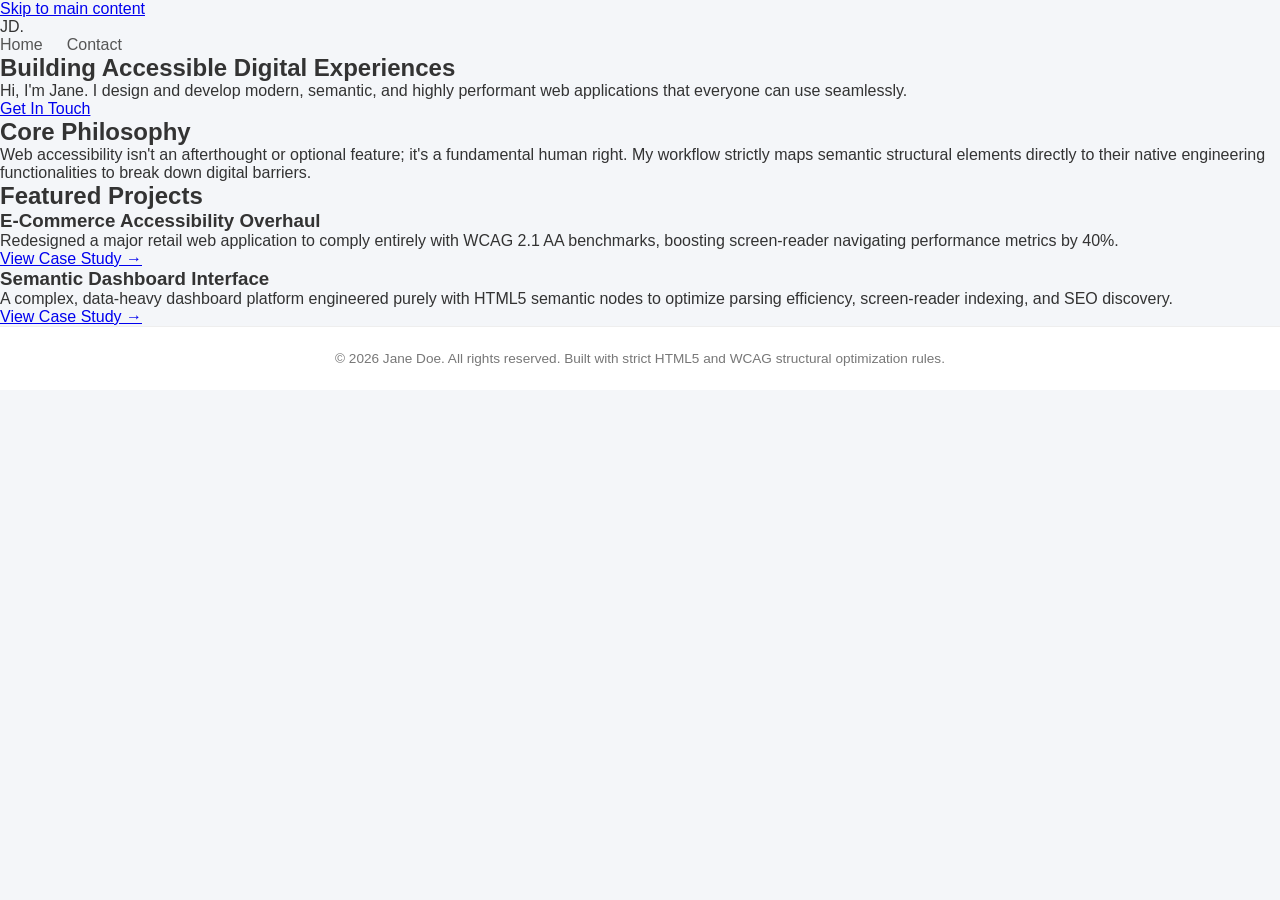
<file: index.html>
<!DOCTYPE html>
<html lang="en">
<head>
  <meta charset="UTF-8">
  <meta name="viewport" content="width=device-width, initial-scale=1.0">
  <title>Jane Doe | Frontend Developer & UI Designer Portfolio</title>
  <meta name="description" content="Professional portfolio of Jane Doe, a Frontend Developer specialized in accessible, modern web applications.">
  <meta name="keywords" content="Frontend Developer, Web Development, Accessibility, WCAG, HTML5, CSS3, Responsive Design">
  <meta name="author" content="Jane Doe">
  <link rel="canonical" href="https://example.com/index.html">
  <link rel="stylesheet" href="style.css">
  <meta name="robots" content="index, follow">
</head>
<body>

  <a href="#main-content" class="skip-link">Skip to main content</a>

  <header class="site-header">
    <div class="header-container">
      <span class="site-logo" aria-label="Jane Doe Portfolio Home">JD.</span>
      <nav aria-label="Main Navigation">
        <ul class="nav-links">
          <li><a href="index.html" aria-current="page">Home</a></li>
          <li><a href="contact.html">Contact</a></li>
        </ul>
      </nav>
    </div>
  </header>

  <main id="main-content">
    
    <div class="content-primary-column">
      <section class="hero-section" aria-labelledby="hero-heading">
        <h1 id="hero-heading">Building Accessible Digital Experiences</h1>
        <p>Hi, I'm Jane. I design and develop modern, semantic, and highly performant web applications that everyone can use seamlessly.</p>
        <a href="contact.html" class="btn-primary" aria-label="Navigate to contact page to get in touch">Get In Touch</a>
      </section>

      <section class="philosophy-section" aria-labelledby="philosophy-heading">
        <h2 id="philosophy-heading">Core Philosophy</h2>
        <p>Web accessibility isn't an afterthought or optional feature; it's a fundamental human right. My workflow strictly maps semantic structural elements directly to their native engineering functionalities to break down digital barriers.</p>
      </section>
    </div>

    <aside class="sidebar-section" aria-labelledby="sidebar-heading">
      <h2 id="sidebar-heading">Featured Projects</h2>
      
      <article class="project-card">
        <h3>E-Commerce Accessibility Overhaul</h3>
        <p>Redesigned a major retail web application to comply entirely with WCAG 2.1 AA benchmarks, boosting screen-reader navigating performance metrics by 40%.</p>
        <a href="#" class="project-link" aria-label="View E-Commerce Accessibility Overhaul case study">View Case Study &rarr;</a>
      </article>

      <article class="project-card">
        <h3>Semantic Dashboard Interface</h3>
        <p>A complex, data-heavy dashboard platform engineered purely with HTML5 semantic nodes to optimize parsing efficiency, screen-reader indexing, and SEO discovery.</p>
        <a href="#" class="project-link" aria-label="View Semantic Dashboard Interface case study">View Case Study &rarr;</a>
      </article>
    </aside>

  </main>

  <footer class="site-footer">
    <p>&copy; 2026 Jane Doe. All rights reserved. Built with strict HTML5 and WCAG structural optimization rules.</p>
  </footer>

</body>
</html>
</file>
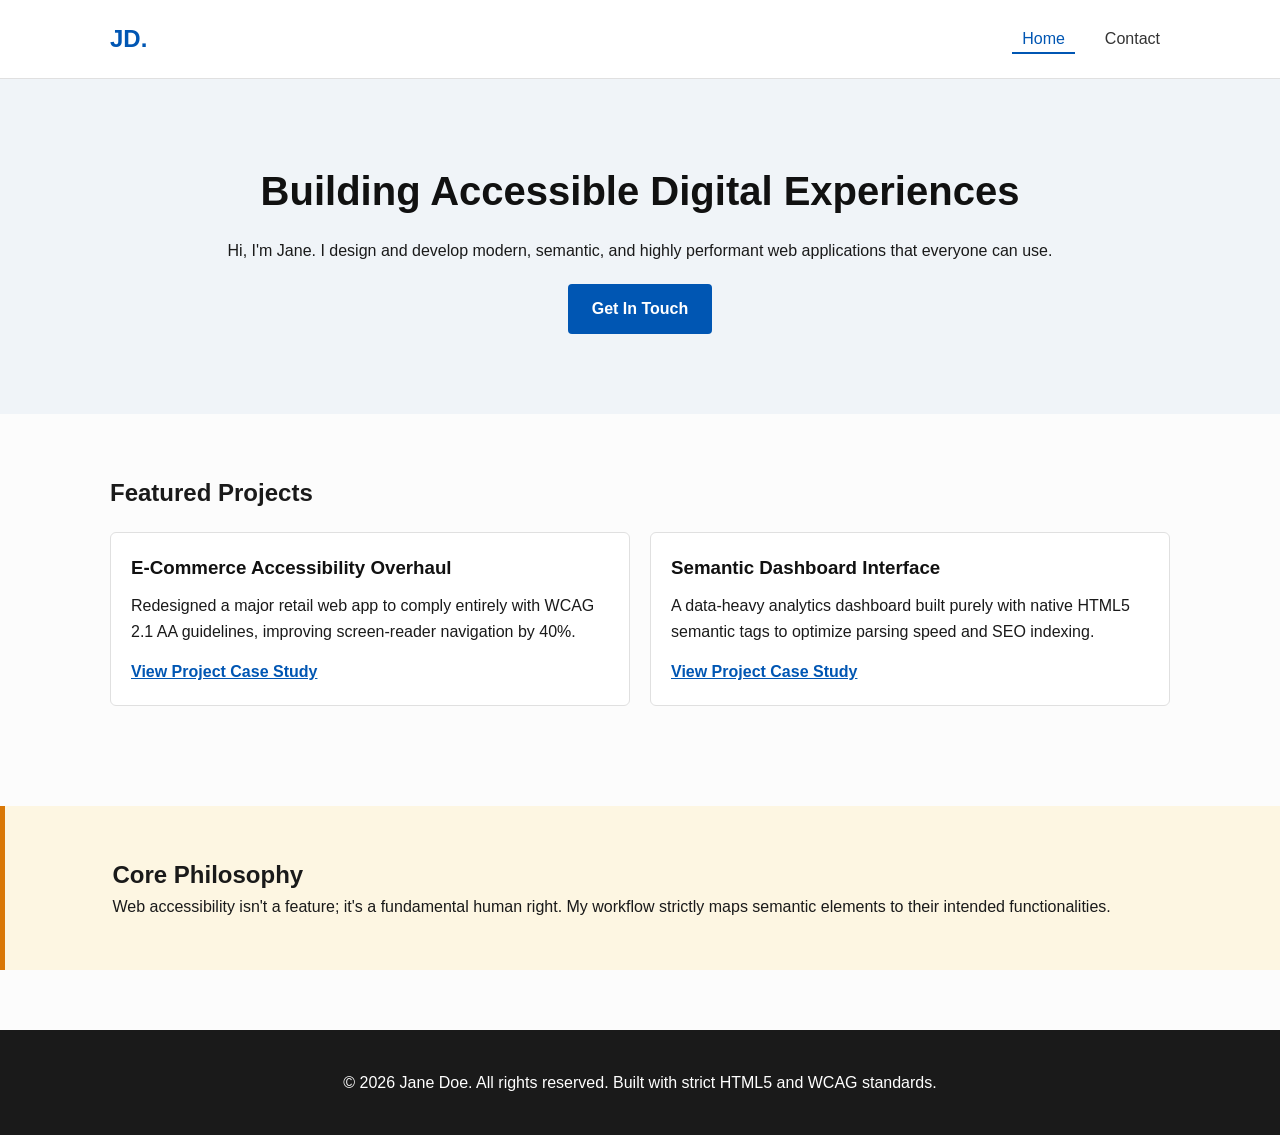
<file: Task-201/index.html>
<!DOCTYPE html>
<html lang="en">
<head>
    <meta charset="UTF-8">
    <meta name="viewport" content="width=device-width, initial-scale=1.0">
    <title>Jane Doe | Frontend Developer & UI Designer Portfolio</title>
    <meta name="description" content="Professional portfolio of Jane Doe, a Frontend Developer specializing in building accessible, high-performance, and SEO-optimized web applications.">
    <meta name="keywords" content="Frontend Developer, Web Development, Accessible Design, HTML5, Portfolio, Jane Doe">
    <meta name="author" content="Jane Doe">
    <link rel="canonical" href="https://example.com/index.html">
    <link rel="stylesheet" href="style.css">
    <meta name="robots" content="index, follow">
</head>
<body>

    <a href="#main-content" class="skip-link">Skip to main content</a>

    <header class="site-header">
        <div class="header-container">
            <span class="site-logo" aria-label="Jane Doe Portfolio Home">JD.</span>
            <nav aria-label="Main Navigation">
                <ul class="nav-links">
                    <li><a href="index.html" aria-current="page">Home</a></li>
                    <li><a href="contact.html">Contact</a></li>
                </ul>
            </nav>
        </div>
    </header>

    <main id="main-content">
        
        <section class="hero-section" aria-labelledby="hero-heading">
            <div class="container">
                <h1 id="hero-heading">Building Accessible Digital Experiences</h1>
                <p>Hi, I'm Jane. I design and develop modern, semantic, and highly performant web applications that everyone can use.</p>
                <a href="contact.html" class="btn-primary" aria-label="Contact Jane to start a project">Get In Touch</a>
            </div>
        </section>

        <section class="projects-section" aria-labelledby="projects-heading">
            <div class="container">
                <h2 id="projects-heading">Featured Projects</h2>
                <div class="project-grid">
                    
                    <article class="project-card">
                        <h3>E-Commerce Accessibility Overhaul</h3>
                        <p>Redesigned a major retail web app to comply entirely with WCAG 2.1 AA guidelines, improving screen-reader navigation by 40%.</p>
                        <a href="#" aria-label="Read case study on E-Commerce Accessibility Overhaul">View Project Case Study</a>
                    </article>

                    <article class="project-card">
                        <h3>Semantic Dashboard Interface</h3>
                        <p>A data-heavy analytics dashboard built purely with native HTML5 semantic tags to optimize parsing speed and SEO indexing.</p>
                        <a href="#" aria-label="Read case study on Semantic Dashboard Interface">View Project Case Study</a>
                    </article>

                </div>
            </div>
        </section>

        <aside class="skills-aside" aria-labelledby="aside-heading">
            <div class="container">
                <h2 id="aside-heading">Core Philosophy</h2>
                <p>Web accessibility isn't a feature; it's a fundamental human right. My workflow strictly maps semantic elements to their intended functionalities.</p>
            </div>
        </aside>

    </main>

    <footer class="site-footer">
        <div class="container">
            <p>&copy; 2026 Jane Doe. All rights reserved. Built with strict HTML5 and WCAG standards.</p>
        </div>
    </footer>

</body>
</html>
</file>
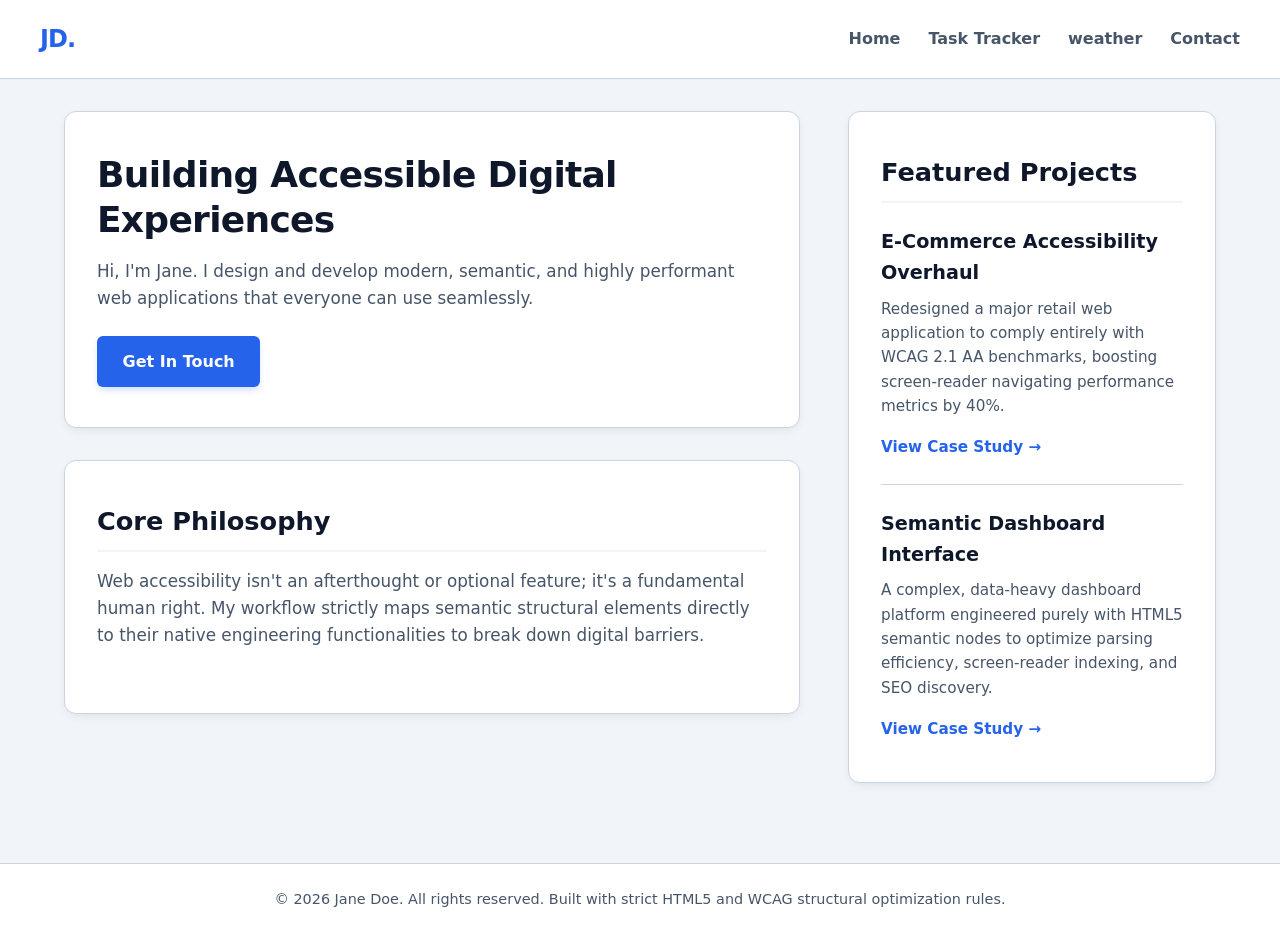
<file: Task-202/index.html>
<!DOCTYPE html>
<html lang="en">
<head>
  <meta charset="UTF-8">
  <meta name="viewport" content="width=device-width, initial-scale=1.0">
  <title>Jane Doe | Frontend Developer & UI Designer Portfolio</title>
  <meta name="description" content="Professional portfolio of Jane Doe, a Frontend Developer specialized in accessible, modern web applications.">
  <meta name="keywords" content="Frontend Developer, Web Development, Accessibility, WCAG, HTML5, CSS3, Responsive Design">
  <meta name="author" content="Jane Doe">
  <link rel="canonical" href="https://example.com/index.html">
  <link rel="stylesheet" href="style.css">
  <meta name="robots" content="index, follow">
</head>
<body>

  <a href="#main-content" class="skip-link">Skip to main content</a>

  <header class="site-header">
    <div class="header-container">
      <span class="site-logo" aria-label="Jane Doe Portfolio Home">JD.</span>
      <nav aria-label="Main Navigation">
        <ul class="nav-links">
          <li><a href="index.html" class="activ">Home</a></li>
          <li><a href="../Task-203/todo.html">Task Tracker</a></li>
          <li><a href="../Task-204/weather.html">weather</a></li>          
          <li><a href="contact.html">Contact</a></li>
        </ul>
      </nav>
    </div>
  </header>

  <main id="main-content">
    
    <div class="content-primary-column">
      <section class="hero-section" aria-labelledby="hero-heading">
        <h1 id="hero-heading">Building Accessible Digital Experiences</h1>
        <p>Hi, I'm Jane. I design and develop modern, semantic, and highly performant web applications that everyone can use seamlessly.</p>
        <a href="contact.html" class="btn-primary" aria-label="Navigate to contact page to get in touch">Get In Touch</a>
      </section>

      <section class="philosophy-section" aria-labelledby="philosophy-heading">
        <h2 id="philosophy-heading">Core Philosophy</h2>
        <p>Web accessibility isn't an afterthought or optional feature; it's a fundamental human right. My workflow strictly maps semantic structural elements directly to their native engineering functionalities to break down digital barriers.</p>
      </section>
    </div>

    <aside class="sidebar-section" aria-labelledby="sidebar-heading">
      <h2 id="sidebar-heading">Featured Projects</h2>
      
      <article class="project-card">
        <h3>E-Commerce Accessibility Overhaul</h3>
        <p>Redesigned a major retail web application to comply entirely with WCAG 2.1 AA benchmarks, boosting screen-reader navigating performance metrics by 40%.</p>
        <a href="#" class="project-link" aria-label="View E-Commerce Accessibility Overhaul case study">View Case Study &rarr;</a>
      </article>

      <article class="project-card">
        <h3>Semantic Dashboard Interface</h3>
        <p>A complex, data-heavy dashboard platform engineered purely with HTML5 semantic nodes to optimize parsing efficiency, screen-reader indexing, and SEO discovery.</p>
        <a href="#" class="project-link" aria-label="View Semantic Dashboard Interface case study">View Case Study &rarr;</a>
      </article>
    </aside>

  </main>

  <footer class="site-footer">
    <p>&copy; 2026 Jane Doe. All rights reserved. Built with strict HTML5 and WCAG structural optimization rules.</p>
  </footer>

</body>
</html>
</file>
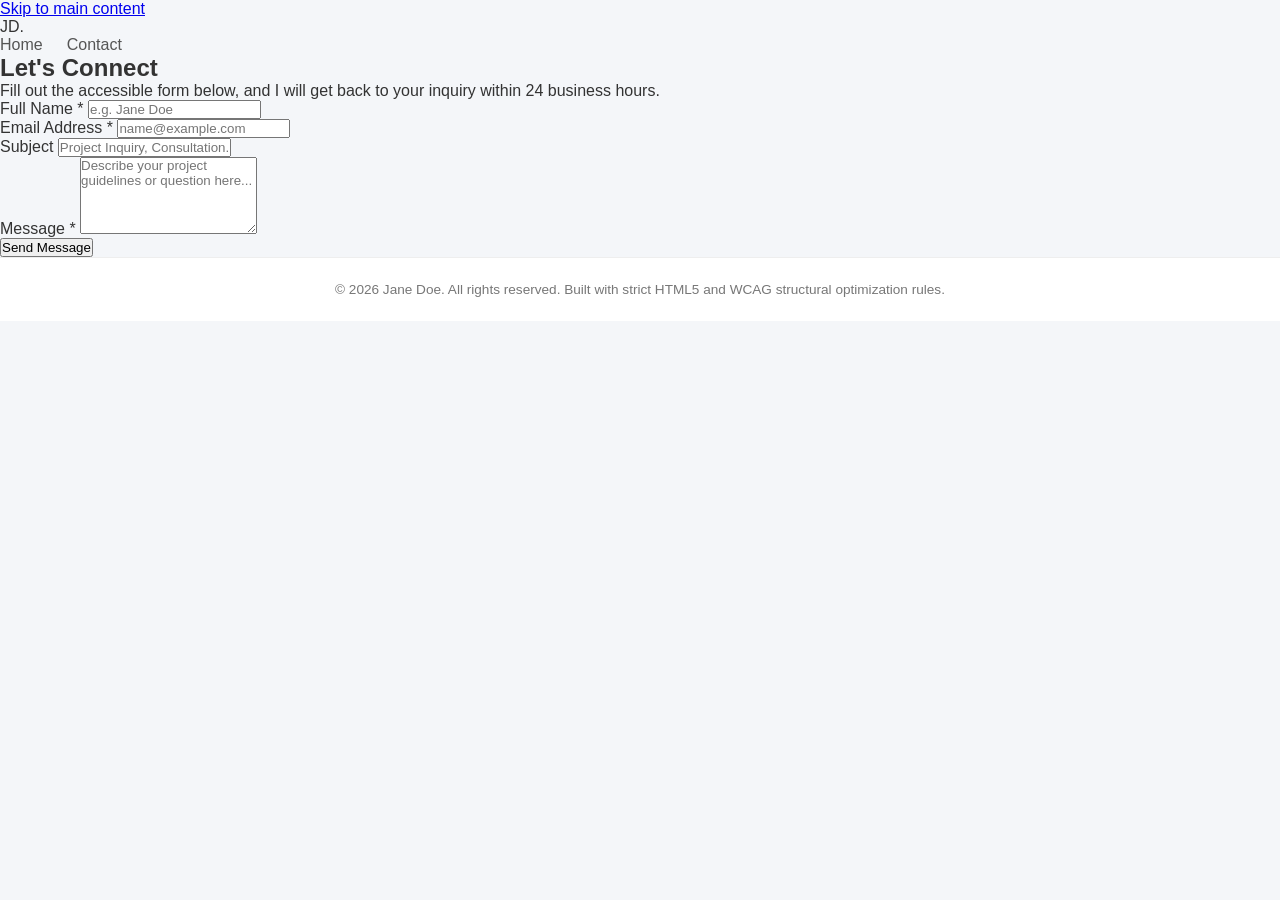
<file: contact.html>
<!DOCTYPE html>
<html lang="en">
<head>
  <meta charset="UTF-8">
  <meta name="viewport" content="width=device-width, initial-scale=1.0">
  <title>Contact Jane Doe | Get In Touch</title>
  <meta name="description" content="Reach out to Jane Doe for professional frontend development contracts, consulting work, or accessibility audits.">
  <link rel="canonical" href="https://example.com/contact.html">
  <link rel="stylesheet" href="style.css">
  <meta name="robots" content="index, follow">
</head>
<body>

  <a href="#main-content" class="skip-link">Skip to main content</a>

  <header class="site-header">
    <div class="header-container">
      <span class="site-logo" aria-label="Jane Doe Portfolio Home">JD.</span>
      <nav aria-label="Main Navigation">
        <ul class="nav-links">
          <li><a href="index.html">Home</a></li>
          <li><a href="contact.html" aria-current="page">Contact</a></li>
        </ul>
      </nav>
    </div>
  </header>

  <main id="main-content" class="contact-page-modifier">
    <section class="contact-section" aria-labelledby="form-heading">
      <h1 id="form-heading">Let's Connect</h1>
      <p>Fill out the accessible form below, and I will get back to your inquiry within 24 business hours.</p>

      <form action="#" method="POST" class="accessible-form">
        
        <div class="form-group">
          <label for="full-name">Full Name <span class="required-indicator" aria-hidden="true">*</span></label>
          <input type="text" id="full-name" name="name" required aria-required="true" autocomplete="name" placeholder="e.g. Jane Doe">
        </div>

        <div class="form-group">
          <label for="email-address">Email Address <span class="required-indicator" aria-hidden="true">*</span></label>
          <input type="email" id="email-address" name="email" required aria-required="true" autocomplete="email" placeholder="name@example.com">
        </div>

        <div class="form-group">
          <label for="msg-subject">Subject</label>
          <input type="text" id="msg-subject" name="subject" placeholder="Project Inquiry, Consultation...">
        </div>

        <div class="form-group">
          <label for="user-message">Message <span class="required-indicator" aria-hidden="true">*</span></label>
          <textarea id="user-message" name="message" rows="5" required aria-required="true" placeholder="Describe your project guidelines or question here..."></textarea>
        </div>

        <button type="submit" class="btn-submit-action" aria-label="Submit message form entries">Send Message</button>

      </form>
    </section>
  </main>

  <footer class="site-footer">
    <p>&copy; 2026 Jane Doe. All rights reserved. Built with strict HTML5 and WCAG structural optimization rules.</p>
  </footer>

</body>
</html>
</file>
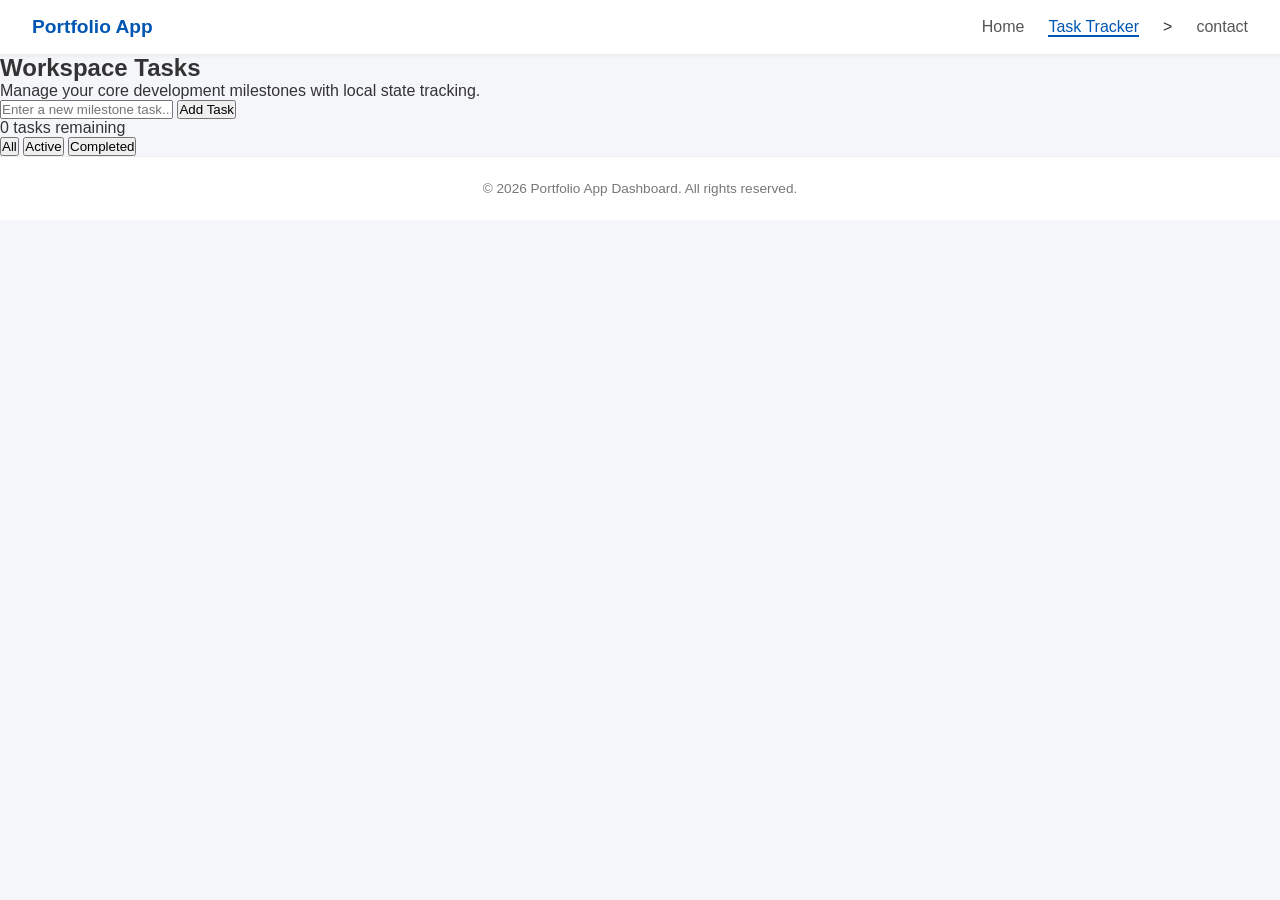
<file: todo.html>
<!DOCTYPE html>
<html lang="en">
<head>
    <meta charset="UTF-8">
    <meta name="viewport" content="width=device-width, initial-scale=1.0">
    <title>Task Manager — Portfolio Application</title>
    <link rel="stylesheet" href="style.css">
</head>
<body>
    <header>
        <nav aria-label="Main Navigation">
            <div class="nav-container">
                <a href="../index.html" class="logo">Portfolio App</a>
                <ul class="nav-links">
                    <li><a href="../Thiranex task 2/index.html">Home</a></li>
                    <li><a href="todo.html" class="active" aria-current="page">Task Tracker</a></li>></li>
                    <li><a href="../Thiranex task 2/contact.html">contact</a></li>
                </ul>
            </div>
        </nav>
    </header>

    <main class="todo-main">
        <section class="todo-card" aria-labelledby="todo-heading">
            <header class="todo-card-header">
                <h1 id="todo-heading">Workspace Tasks</h1>
                <p>Manage your core development milestones with local state tracking.</p>
            </header>

            <form id="todo-form" aria-label="Add a new milestone task">
                <div class="input-group">
                    <input type="text" id="todo-input" placeholder="Enter a new milestone task..." required aria-label="Task item description text">
                    <button type="submit" id="add-btn">Add Task</button>
                </div>
            </form>

            <div class="filter-controls">
                <span id="items-left" aria-live="polite">0 tasks remaining</span>
                <div class="filter-buttons" role="group" aria-label="Filter tasks execution panel">
                    <button type="button" class="filter-btn active" data-filter="all" aria-pressed="true">All</button>
                    <button type="button" class="filter-btn" data-filter="active" aria-pressed="false">Active</button>
                    <button type="button" class="filter-btn" data-filter="completed" aria-pressed="false">Completed</button>
                </div>
            </div>

            <ul id="todo-list" aria-label="Current workspace milestone list">
                </ul>
        </section>
    </main>

    <footer>
        <p>&copy; 2026 Portfolio App Dashboard. All rights reserved.</p>
    </footer>

    <script src="app.js"></script>
</body>
</html>
</file>
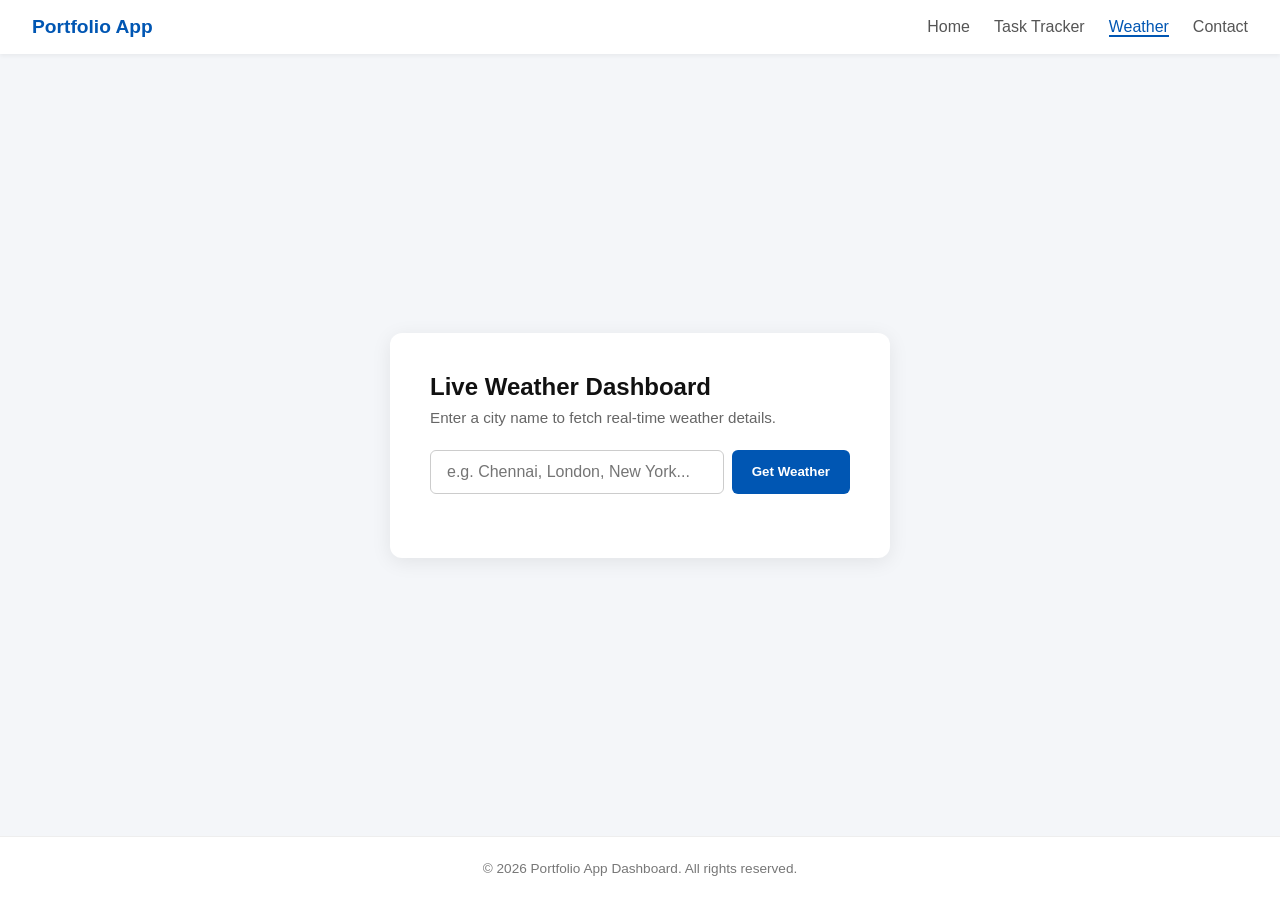
<file: weather.html>
<!DOCTYPE html>
<html lang="en">
<head>
    <meta charset="UTF-8">
    <meta name="viewport" content="width=device-width, initial-scale=1.0">
    <title>Weather Dashboard - Portfolio Application</title>
    <link rel="stylesheet" href="style.css">
</head>
<body>
    <header>
        <nav aria-label="Main Navigation">
            <div class="nav-container">
                <a href="../Task-202/index.html" class="logo">Portfolio App</a>
                <ul class="nav-links">
                    <li><a href="../Thiranex task 2/index.html">Home</a></li>
                    <li><a href="../Thiranex task 3/todo.html">Task Tracker</a></li>
                    <li><a href="weather.html" class="active" aria-current="page">Weather</a></li>
                    <li><a href="../Thiranex task 2/contact.html">Contact</a></li>
                </ul>
            </div>
        </nav>
    </header>

    <main class="weather-main">
        <section class="weather-card">
            <header class="weather-card-header">
                <h1>Live Weather Dashboard</h1>
                <p>Enter a city name to fetch real-time weather details.</p>
            </header>

            <div class="search-group">
                <input type="text" id="city-input" placeholder="e.g. Chennai, London, New York..." aria-label="City Name">
                <button id="search-btn">Get Weather</button>
            </div>

            <!-- Error message section -->
            <div id="error-message" class="error-box hidden"></div>

            <!-- Weather Output Display -->
            <div id="weather-display" class="weather-output hidden">
                <h2 id="city-name">City Name</h2>
                <div class="metrics-grid">
                    <div class="metric-item">
                        <span class="label">Temperature</span>
                        <span class="value" id="temp-val">--°C</span>
                    </div>
                    <div class="metric-item">
                        <span class="label">Condition</span>
                        <span class="value" id="condition-val">--</span>
                    </div>
                    <div class="metric-item">
                        <span class="label">Humidity</span>
                        <span class="value" id="humidity-val">--%</span>
                    </div>
                    <div class="metric-item">
                        <span class="label">Wind Speed</span>
                        <span class="value" id="wind-val">-- km/h</span>
                    </div>
                </div>
            </div>
        </section>
    </main>

    <footer>
        <p>&copy; 2026 Portfolio App Dashboard. All rights reserved.</p>
    </footer>

    <script src="app.js"></script>
</body>
</html>
</file>
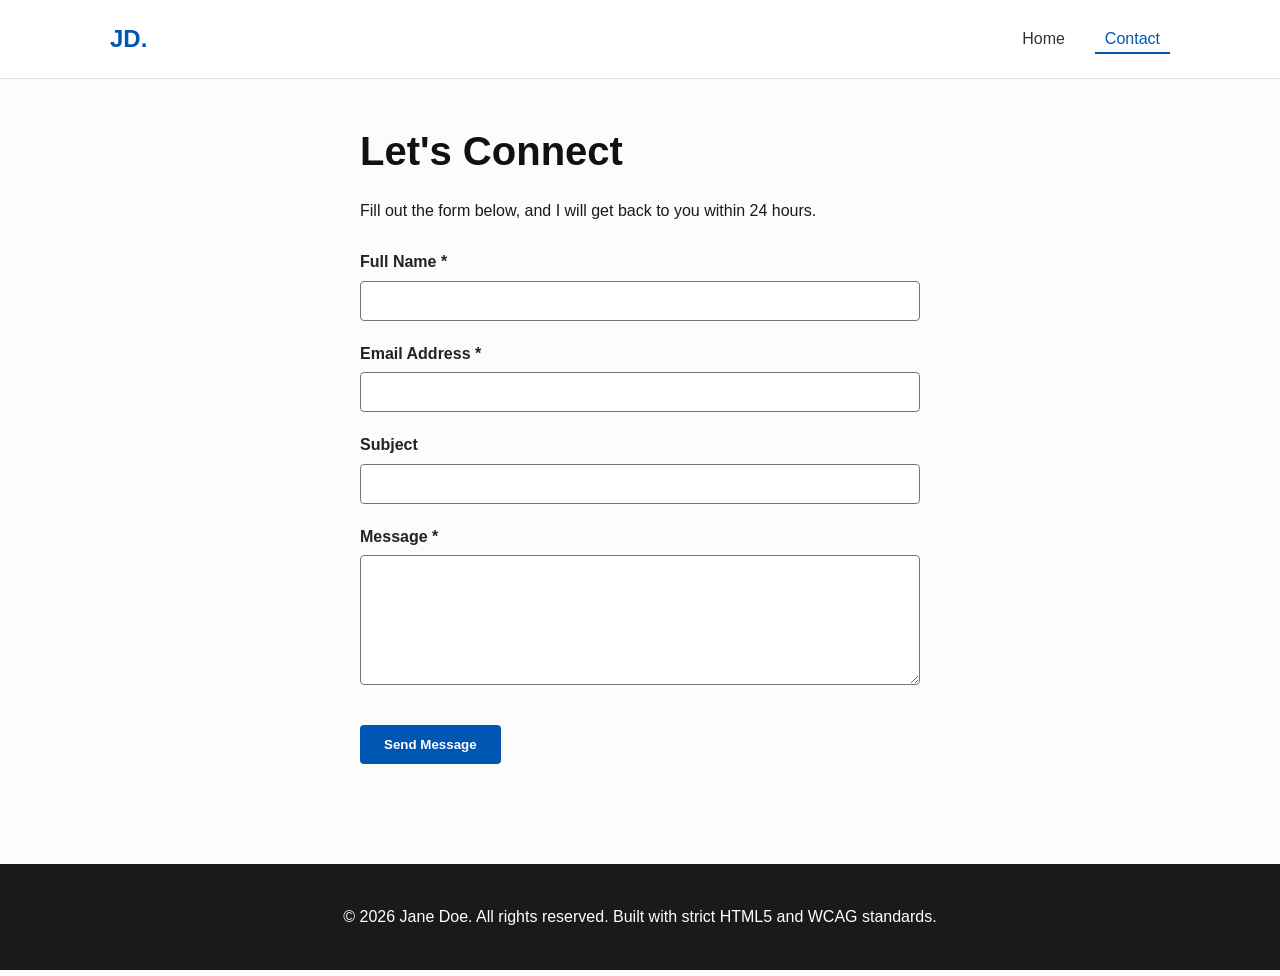
<file: Task-201/contact.html>
<!DOCTYPE html>
<html lang="en">
<head>
    <meta charset="UTF-8">
    <meta name="viewport" content="width=device-width, initial-scale=1.0">
    <title>Contact Jane Doe | Get In Touch</title>
    <meta name="description" content="Contact Jane Doe for frontend development contracts, consulting work, or full-time opportunities. Accessible and secure communication.">
    <link rel="canonical" href="https://example.com/contact.html">
    <link rel="stylesheet" href="style.css">
</head>
<body>

    <a href="#main-content" class="skip-link">Skip to main content</a>

    <header class="site-header">
        <div class="header-container">
            <span class="site-logo" aria-label="Jane Doe Portfolio Home">JD.</span>
            <nav aria-label="Main Navigation">
                <ul class="nav-links">
                    <li><a href="index.html">Home</a></li>
                    <li><a href="contact.html" aria-current="page">Contact</a></li>
                </ul>
            </nav>
        </div>
    </header>

    <main id="main-content">
        <section class="contact-section" aria-labelledby="form-heading">
            <div class="form-container">
                <h1 id="form-heading">Let's Connect</h1>
                <p>Fill out the form below, and I will get back to you within 24 hours.</p>

                <form action="#" method="POST" class="accessible-form">
                    
                    <div class="form-group">
                        <label for="name">Full Name <span aria-hidden="true">*</span></label>
                        <input type="text" id="name" name="name" required aria-required="true" autocomplete="name">
                    </div>

                    <div class="form-group">
                        <label for="email">Email Address <span aria-hidden="true">*</span></label>
                        <input type="email" id="email" name="email" required aria-required="true" autocomplete="email">
                    </div>

                    <div class="form-group">
                        <label for="subject">Subject</label>
                        <input type="text" id="subject" name="subject" autocomplete="off">
                    </div>

                    <div class="form-group">
                        <label for="message">Message <span aria-hidden="true">*</span></label>
                        <textarea id="message" name="message" rows="6" required aria-required="true"></textarea>
                    </div>

                    <button type="submit" class="btn-submit">Send Message</button>
                </form>

            </div>
        </section>
    </main>

    <footer class="site-footer">
        <div class="container">
            <p>&copy; 2026 Jane Doe. All rights reserved. Built with strict HTML5 and WCAG standards.</p>
        </div>
    </footer>

</body>
</html>
</file>
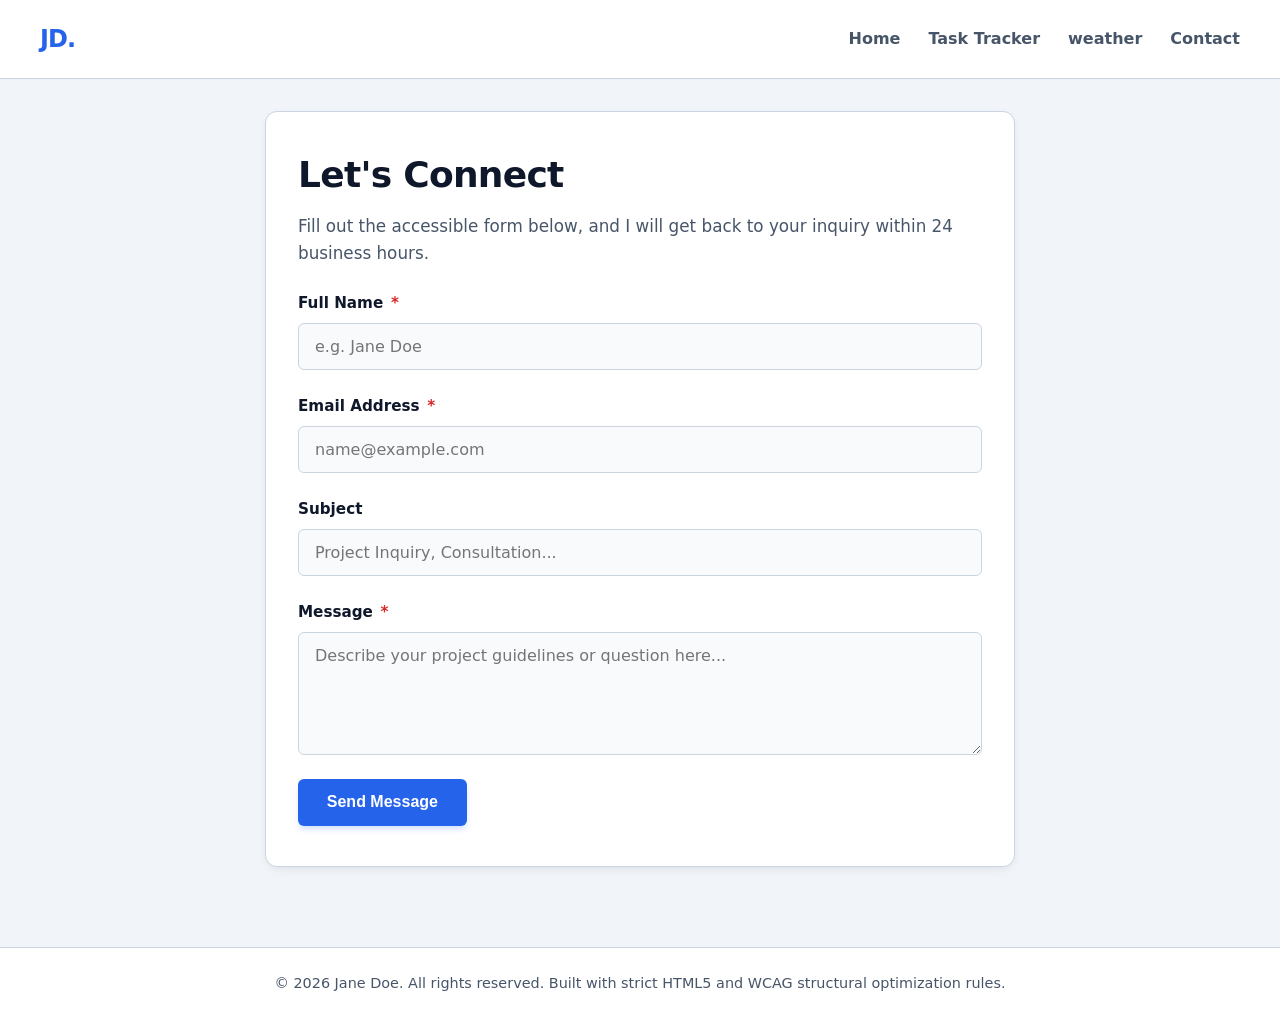
<file: Task-202/contact.html>
<!DOCTYPE html>
<html lang="en">
<head>
  <meta charset="UTF-8">
  <meta name="viewport" content="width=device-width, initial-scale=1.0">
  <title>Contact Jane Doe | Get In Touch</title>
  <meta name="description" content="Reach out to Jane Doe for professional frontend development contracts, consulting work, or accessibility audits.">
  <link rel="canonical" href="https://example.com/contact.html">
  <link rel="stylesheet" href="style.css">
  <meta name="robots" content="index, follow">
</head>
<body>

  <a href="#main-content" class="skip-link">Skip to main content</a>

  <header class="site-header">
    <div class="header-container">
      <span class="site-logo" aria-label="Jane Doe Portfolio Home">JD.</span>
      <nav aria-label="Main Navigation">
        <ul class="nav-links">
          <li><a href="index.html">Home</a></li>
          <li><a href="../Task-203/todo.html">Task Tracker</a></li>
          <li><a href="../Task-204/weather.html">weather</a></li>
          <li><a href="contact.html" class="active">Contact</a></li>
        </ul>
      </nav>
    </div>
  </header>

  <main id="main-content" class="contact-page-modifier">
    <section class="contact-section" aria-labelledby="form-heading">
      <h1 id="form-heading">Let's Connect</h1>
      <p>Fill out the accessible form below, and I will get back to your inquiry within 24 business hours.</p>

      <form action="#" method="POST" class="accessible-form">
        
        <div class="form-group">
          <label for="full-name">Full Name <span class="required-indicator" aria-hidden="true">*</span></label>
          <input type="text" id="full-name" name="name" required aria-required="true" autocomplete="name" placeholder="e.g. Jane Doe">
        </div>

        <div class="form-group">
          <label for="email-address">Email Address <span class="required-indicator" aria-hidden="true">*</span></label>
          <input type="email" id="email-address" name="email" required aria-required="true" autocomplete="email" placeholder="name@example.com">
        </div>

        <div class="form-group">
          <label for="msg-subject">Subject</label>
          <input type="text" id="msg-subject" name="subject" placeholder="Project Inquiry, Consultation...">
        </div>

        <div class="form-group">
          <label for="user-message">Message <span class="required-indicator" aria-hidden="true">*</span></label>
          <textarea id="user-message" name="message" rows="5" required aria-required="true" placeholder="Describe your project guidelines or question here..."></textarea>
        </div>

        <button type="submit" class="btn-submit-action" aria-label="Submit message form entries">Send Message</button>

      </form>
    </section>
  </main>

  <footer class="site-footer">
    <p>&copy; 2026 Jane Doe. All rights reserved. Built with strict HTML5 and WCAG structural optimization rules.</p>
  </footer>

</body>
</html>
</file>
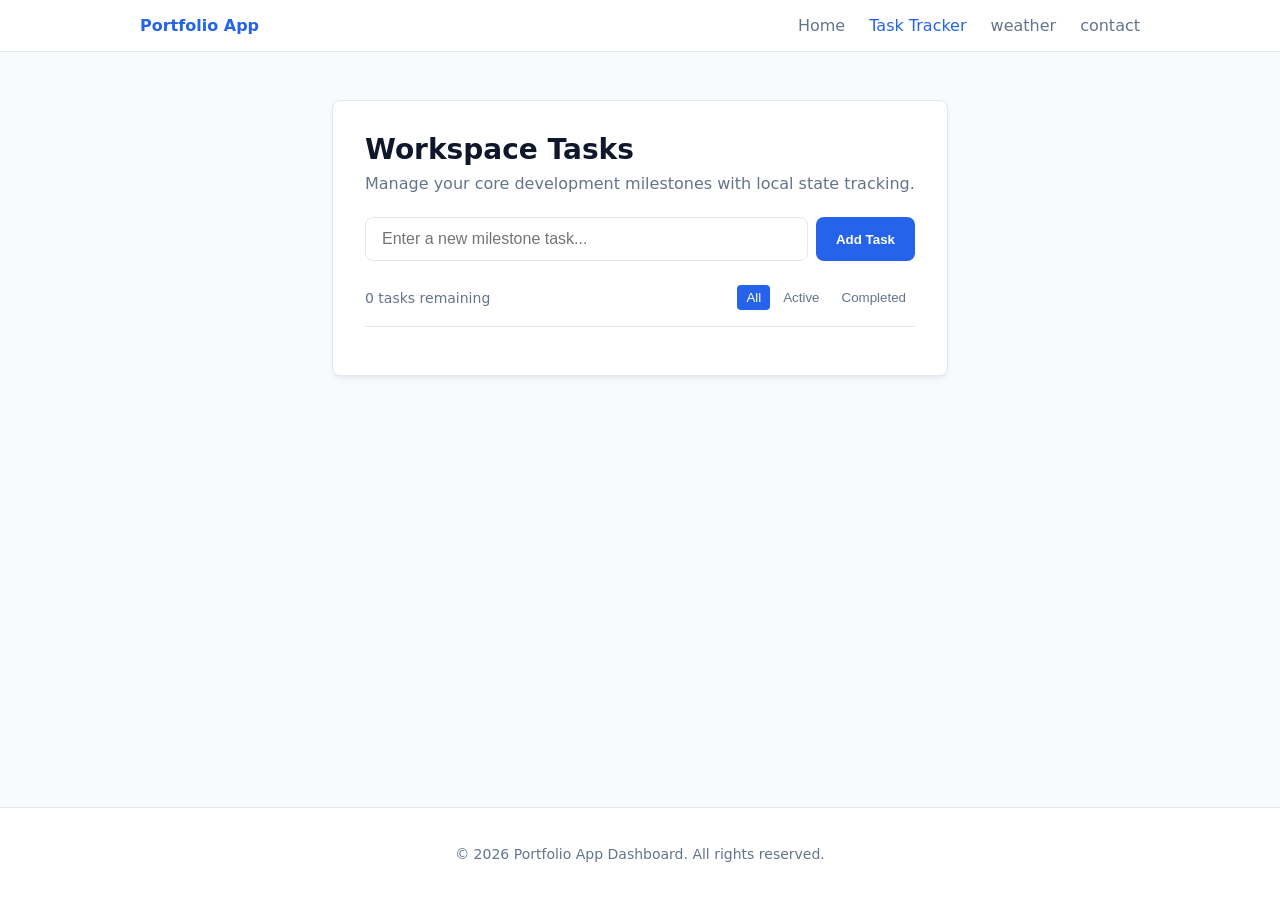
<file: Task-203/todo.html>
<!DOCTYPE html>
<html lang="en">
<head>
    <meta charset="UTF-8">
    <meta name="viewport" content="width=device-width, initial-scale=1.0">
    <title>Task Manager — Portfolio Application</title>
    <link rel="stylesheet" href="style.css">
</head>
<body>
    <header>
        <nav aria-label="Main Navigation">
            <div class="nav-container">
                <a href="../index.html" class="logo">Portfolio App</a>
                <ul class="nav-links">
                    <li><a href="../Task-202/index.html">Home</a></li>
                    <li><a href="todo.html" class="active" aria-current="page">Task Tracker</a></li>
                    <li><a href="../Task-204/weather.html">weather</a></li>
                    <li><a href="../Task-202/contact.html">contact</a></li>
                </ul>
            </div>
        </nav>
    </header>

    <main class="todo-main">
        <section class="todo-card" aria-labelledby="todo-heading">
            <header class="todo-card-header">
                <h1 id="todo-heading">Workspace Tasks</h1>
                <p>Manage your core development milestones with local state tracking.</p>
            </header>

            <form id="todo-form" aria-label="Add a new milestone task">
                <div class="input-group">
                    <input type="text" id="todo-input" placeholder="Enter a new milestone task..." required aria-label="Task item description text">
                    <button type="submit" id="add-btn">Add Task</button>
                </div>
            </form>

            <div class="filter-controls">
                <span id="items-left" aria-live="polite">0 tasks remaining</span>
                <div class="filter-buttons" role="group" aria-label="Filter tasks execution panel">
                    <button type="button" class="filter-btn active" data-filter="all" aria-pressed="true">All</button>
                    <button type="button" class="filter-btn" data-filter="active" aria-pressed="false">Active</button>
                    <button type="button" class="filter-btn" data-filter="completed" aria-pressed="false">Completed</button>
                </div>
            </div>

            <ul id="todo-list" aria-label="Current workspace milestone list">
                </ul>
        </section>
    </main>

    <footer>
        <p>&copy; 2026 Portfolio App Dashboard. All rights reserved.</p>
    </footer>

    <script src="app.js"></script>
</body>
</html>
</file>
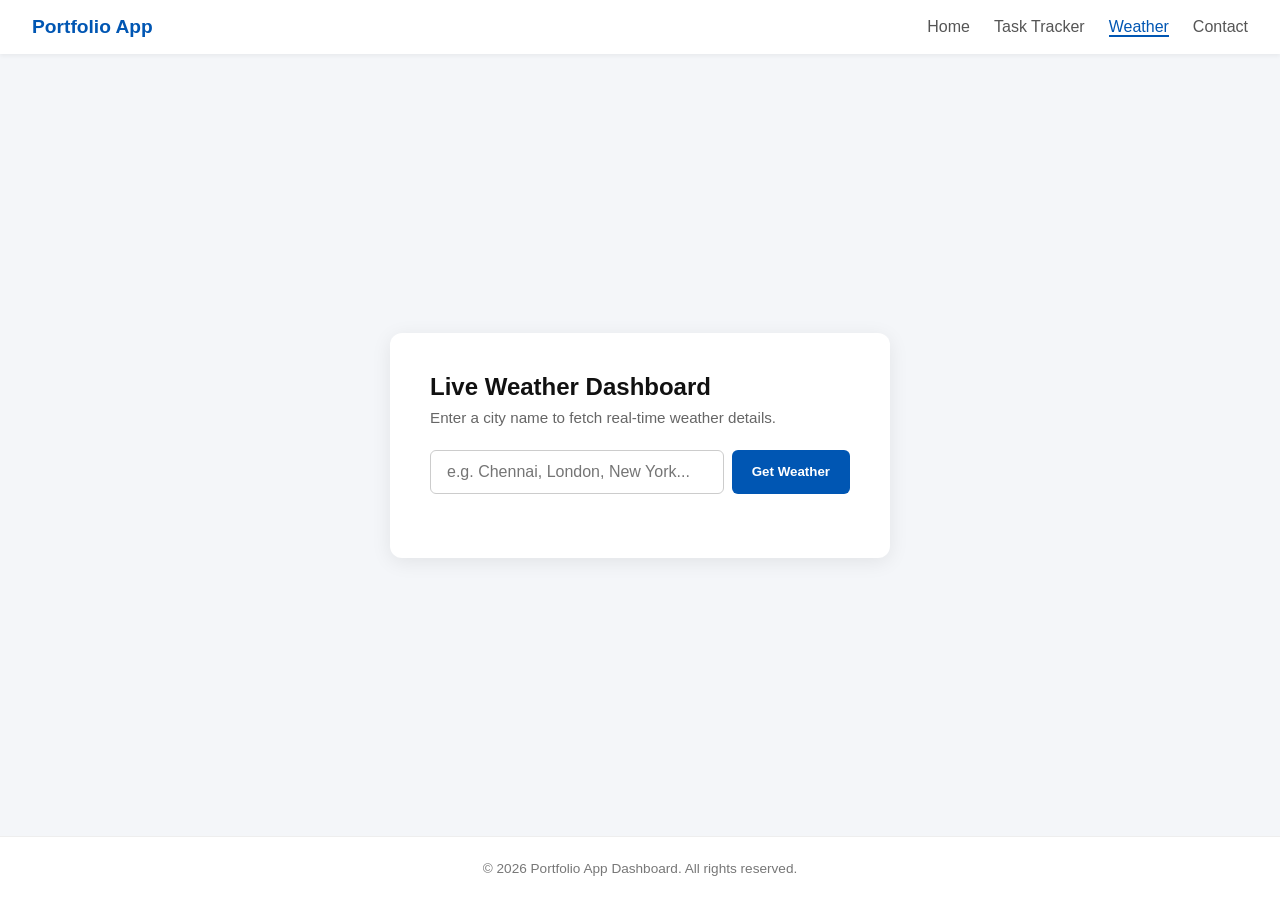
<file: Task-204/weather.html>
<!DOCTYPE html>
<html lang="en">
<head>
    <meta charset="UTF-8">
    <meta name="viewport" content="width=device-width, initial-scale=1.0">
    <title>Weather Dashboard - Portfolio Application</title>
    <link rel="stylesheet" href="style.css">
</head>
<body>
    <header>
        <nav aria-label="Main Navigation">
            <div class="nav-container">
                <a href="../Task-202/index.html" class="logo">Portfolio App</a>
                <ul class="nav-links">
                    <li><a href="../Task-202/index.html">Home</a></li>
                    <li><a href="../Task-203/todo.html">Task Tracker</a></li>
                    <li><a href="weather.html" class="active" aria-current="page">Weather</a></li>
                    <li><a href="../Task-202/contact.html">Contact</a></li>
                </ul>
            </div>
        </nav>
    </header>

    <main class="weather-main">
        <section class="weather-card">
            <header class="weather-card-header">
                <h1>Live Weather Dashboard</h1>
                <p>Enter a city name to fetch real-time weather details.</p>
            </header>

            <div class="search-group">
                <input type="text" id="city-input" placeholder="e.g. Chennai, London, New York..." aria-label="City Name">
                <button id="search-btn">Get Weather</button>
            </div>

            <!-- Error message section -->
            <div id="error-message" class="error-box hidden"></div>

            <!-- Weather Output Display -->
            <div id="weather-display" class="weather-output hidden">
                <h2 id="city-name">City Name</h2>
                <div class="metrics-grid">
                    <div class="metric-item">
                        <span class="label">Temperature</span>
                        <span class="value" id="temp-val">--°C</span>
                    </div>
                    <div class="metric-item">
                        <span class="label">Condition</span>
                        <span class="value" id="condition-val">--</span>
                    </div>
                    <div class="metric-item">
                        <span class="label">Humidity</span>
                        <span class="value" id="humidity-val">--%</span>
                    </div>
                    <div class="metric-item">
                        <span class="label">Wind Speed</span>
                        <span class="value" id="wind-val">-- km/h</span>
                    </div>
                </div>
            </div>
        </section>
    </main>

    <footer>
        <p>&copy; 2026 Portfolio App Dashboard. All rights reserved.</p>
    </footer>

    <script src="app.js"></script>
</body>
</html>
</file>
<file: style.css>
* {
    margin: 0;
    padding: 0;
    box-sizing: border-box;
    font-family: 'Segoe UI', Tahoma, Geneva, Verdana, sans-serif;
}

body {
    background-color: #f4f6f9;
    color: #333;
    min-height: 100vh;
    display: flex;
    flex-direction: column;
}

/* Nav styles match Task 202/203 layout */
.nav-container {
    display: flex;
    justify-content: space-between;
    align-items: center;
    background-color: #fff;
    padding: 1rem 2rem;
    box-shadow: 0 2px 4px rgba(0,0,0,0.05);
}

.logo {
    font-weight: bold;
    color: #0056b3;
    text-decoration: none;
    font-size: 1.2rem;
}

.nav-links {
    display: flex;
    list-style: none;
    gap: 1.5rem;
}

.nav-links a {
    text-decoration: none;
    color: #555;
    font-weight: 500;
}

.nav-links a.active {
    color: #0056b3;
    border-bottom: 2px solid #0056b3;
}

/* Weather UI Card container */
.weather-main {
    flex: 1;
    display: flex;
    justify-content: center;
    align-items: center;
    padding: 2rem;
}

.weather-card {
    background: #fff;
    padding: 2.5rem;
    border-radius: 12px;
    box-shadow: 0 4px 20px rgba(0,0,0,0.08);
    max-width: 500px;
    width: 100%;
}

.weather-card-header h1 {
    margin-bottom: 0.5rem;
    color: #111;
}

.weather-card-header p {
    color: #666;
    margin-bottom: 1.5rem;
    font-size: 0.95rem;
}

/* Search Group Element using Flex */
.search-group {
    display: flex;
    gap: 0.5rem;
    margin-bottom: 1.5rem;
}

.search-group input {
    flex: 1;
    padding: 0.75rem 1rem;
    border: 1px solid #ccc;
    border-radius: 6px;
    font-size: 1rem;
}

.search-group button {
    background-color: #0056b3;
    color: white;
    border: none;
    padding: 0.75rem 1.25rem;
    border-radius: 6px;
    cursor: pointer;
    font-weight: 600;
}

.search-group button:hover {
    background-color: #004494;
}

/* Error UI State */
.error-box {
    background-color: #fce8e6;
    color: #c5221f;
    padding: 0.75rem 1rem;
    border-radius: 6px;
    margin-bottom: 1.5rem;
    font-size: 0.9rem;
}

/* Grid Layout for weather components */
.metrics-grid {
    display: grid;
    grid-template-columns: repeat(2, 1fr);
    gap: 1rem;
    margin-top: 1.5rem;
}

.metric-item {
    background-color: #f8f9fa;
    padding: 1rem;
    border-radius: 8px;
    display: flex;
    flex-direction: column;
    gap: 0.25rem;
    border: 1px solid #eef0f2;
}

.metric-item .label {
    font-size: 0.85rem;
    color: #666;
}

.metric-item .value {
    font-size: 1.2rem;
    font-weight: bold;
    color: #222;
}

.hidden {
    display: none !important;
}

footer {
    text-align: center;
    padding: 1.5rem;
    background-color: #fff;
    font-size: 0.85rem;
    color: #777;
    border-top: 1px solid #eee;
}
</file>
<file: Task-201/style.css>
/* Base Resets & Colors satisfying WCAG AA Contrast (4.5:1 ratio) */
* {
    box-sizing: border-box;
    margin: 0;
    padding: 0;
}

body {
    font-family: -apple-system, BlinkMacSystemFont, "Segoe UI", Roboto, Helvetica, Arial, sans-serif;
    line-height: 1.6;
    color: #1a1a1a; /* Dark charcoal for excellent readability */
    background-color: #fcfcfc;
}

.container, .header-container, .form-container {
    max-width: 1100px;
    margin: 0 auto;
    padding: 20px;
}

/* Accessibility Focus Indicator Reset */
*:focus-visible {
    outline: 3px solid #0056b3; /* High visibility focus indicator */
    outline-offset: 3px;
}

/* Skip to Content Link */
.skip-link {
    position: absolute;
    top: -100px;
    left: 0;
    background: #0056b3;
    color: white;
    padding: 10px 20px;
    z-index: 100;
    text-decoration: none;
    transition: top 0.2s ease;
}

.skip-link:focus {
    top: 0;
}

/* Header & Nav */
.site-header {
    background-color: #ffffff;
    border-bottom: 1px solid #e0e0e0;
}

.header-container {
    display: flex;
    justify-content: space-between;
    align-items: center;
}

.site-logo {
    font-size: 1.5rem;
    font-weight: bold;
    color: #0056b3;
}

.nav-links {
    display: flex;
    list-style: none;
    gap: 20px;
}

.nav-links a {
    color: #333;
    text-decoration: none;
    font-weight: 500;
    padding: 5px 10px;
}

.nav-links a[aria-current="page"] {
    border-bottom: 2px solid #0056b3;
    color: #0056b3;
}

/* Main Layout Elements */
.hero-section {
    padding: 60px 0;
    background-color: #f0f4f8;
    text-align: center;
}

h1 {
    font-size: 2.5rem;
    color: #111;
    margin-bottom: 15px;
}

.btn-primary, .btn-submit {
    display: inline-block;
    background-color: #0056b3;
    color: white;
    padding: 12px 24px;
    text-decoration: none;
    border-radius: 4px;
    font-weight: 600;
    margin-top: 20px;
    border: none;
    cursor: pointer;
}

.btn-primary:hover, .btn-submit:hover {
    background-color: #004085;
}

/* Projects Section */
.projects-section {
    padding: 40px 0;
}

.project-grid {
    display: grid;
    grid-template-columns: repeat(auto-fit, minmax(300px, 1fr));
    gap: 20px;
    margin-top: 20px;
}

.project-card {
    background: #ffffff;
    padding: 20px;
    border: 1px solid #e0e0e0;
    border-radius: 6px;
}

.project-card h3 {
    margin-bottom: 10px;
    color: #111;
}

.project-card a {
    display: inline-block;
    margin-top: 15px;
    color: #0056b3;
    font-weight: 600;
}

/* Aside section */
.skills-aside {
    background-color: #fdf6e2;
    padding: 30px 0;
    border-left: 5px solid #d97706;
    margin: 40px 0;
}

/* Form Styles */
.form-container {
    max-width: 600px;
    padding: 40px 20px;
}

.accessible-form {
    margin-top: 25px;
}

.form-group {
    margin-bottom: 20px;
    display: flex;
    flex-direction: column;
}

.form-group label {
    margin-bottom: 6px;
    font-weight: 600;
    color: #222;
}

.form-group input, .form-group textarea {
    padding: 10px;
    border: 1px solid #767676; /* Passes basic form contrast check */
    border-radius: 4px;
    font-size: 1rem;
    width: 100%;
}

/* Footer */
.site-footer {
    background-color: #1a1a1a;
    color: #ffffff;
    text-align: center;
    padding: 20px 0;
    margin-top: 60px;
}
</file>
<file: Task-202/style.css>
/* ==========================================================================
   1. DESIGN TOKENS, CORE THEME VARIABLES, & SYSTEM ACCESSIBILITY PREFERENCES
   ========================================================================== */
:root {
  /* Light Mode Color Spectrum Map Tokens */
  --bg-primary: #f1f5f9;
  --bg-surface: #ffffff;
  --bg-input: #f8fafc;
  --text-primary: #0f172a;
  --text-secondary: #475569;
  --accent-color: #2563eb;
  --accent-hover: #1d4ed8;
  --border-element: #cbd5e1;
  --shadow-card: 0 4px 12px -2px rgba(15, 23, 42, 0.06), 0 2px 6px -1px rgba(15, 23, 42, 0.03);
  --shadow-hover: 0 20px 25px -5px rgba(15, 23, 42, 0.1), 0 10px 10px -5px rgba(15, 23, 42, 0.04);
  --border-radius-lg: 12px;
  --border-radius-sm: 6px;
  --global-transition: 0.25s cubic-bezier(0.4, 0, 0.2, 1);
}

/* Automatic Cascading System Dark Theme Mode Shift Trigger */
@media (prefers-color-scheme: dark) {
  :root {
    --bg-primary: #0f172a;
    --bg-surface: #1e293b;
    --bg-input: #0f172a;
    --text-primary: #f8fafc;
    --text-secondary: #94a3b8;
    --accent-color: #3b82f6;
    --accent-hover: #60a5fa;
    --border-element: #334155;
    --shadow-card: 0 4px 12px rgba(0, 0, 0, 0.4);
  }
}

/* Base Document Formatting Normalization rules */
* {
  margin: 0;
  padding: 0;
  box-sizing: border-box;
}

body {
  font-family: system-ui, -apple-system, BlinkMacSystemFont, 'Segoe UI', Roboto, Helvetica, Arial, sans-serif;
  background-color: var(--bg-primary);
  color: var(--text-primary);
  line-height: 1.6;
  display: flex;
  flex-direction: column;
  min-height: 100vh;
  transition: background-color var(--global-transition), color var(--global-transition);
}

/* Focus Outline Standardization for Enhanced Keyboard Navigation Accessibility */
*:focus-visible {
  outline: 3px dashed var(--accent-color);
  outline-offset: 4px;
}

/* Accessible Structural Skip Link */
.skip-link {
  position: absolute;
  top: -60px;
  left: 1.5rem;
  background-color: var(--accent-color);
  color: #ffffff;
  padding: 0.6rem 1.2rem;
  font-weight: 700;
  text-decoration: none;
  border-radius: 0 0 var(--border-radius-sm) var(--border-radius-sm);
  z-index: 999;
  transition: top 0.2s ease-in-out;
}
.skip-link:focus {
  top: 0;
}

/* ==========================================================================
   2. HEADER CONTAINER & NAVIGATION MENU BAR SYSTEM (Flexbox Layout Blueprint)
   ========================================================================== */
.site-header {
  background-color: var(--bg-surface);
  border-bottom: 1px solid var(--border-element);
  padding: 1.25rem 1.5rem;
  position: sticky;
  top: 0;
  z-index: 100;
  box-shadow: 0 1px 2px rgba(0,0,0,0.02);
}

.header-container {
  display: flex;
  flex-direction: column; /* Mobile stacking configuration */
  align-items: center;
  gap: 1rem;
  max-width: 1200px;
  margin: 0 auto;
  width: 100%;
}

.site-logo {
  font-size: 1.5rem;
  font-weight: 800;
  letter-spacing: -0.04em;
  color: var(--accent-color);
}

.nav-links {
  display: flex;
  list-style: none;
  gap: 1.75rem;
}

.nav-links a {
  text-decoration: none;
  color: var(--text-secondary);
  font-weight: 600;
  font-size: 1rem;
  padding: 0.25rem 0;
  transition: color var(--global-transition);
}

.nav-links a:hover,
.nav-links a[aria-current="page"] {
  color: var(--accent-color);
  border-bottom: 2px solid var(--accent-color);
}

/* ==========================================================================
   3. STRUCTURAL CONTENT MESH GRID SYSTEM LAYOUT ARCHITECTURE (CSS Grid Framework)
   ========================================================================== */
#main-content {
  flex: 1;
  display: grid;
  grid-template-columns: 1fr; /* Stacks linearly for mobile viewports */
  gap: 2rem;
  max-width: 1200px;
  margin: 2rem auto;
  padding: 0 1.5rem;
  width: 100%;
}

/* Left Content Stack Layout Wrapper */
.content-primary-column {
  display: flex;
  flex-direction: column;
  gap: 2rem;
}

/* Presentation Panel Cards Styling Architecture */
.hero-section,
.philosophy-section,
.sidebar-section,
.contact-section {
  background-color: var(--bg-surface);
  border: 1px solid var(--border-element);
  border-radius: var(--border-radius-lg);
  padding: 2.5rem 2rem;
  box-shadow: var(--shadow-card);
  transition: box-shadow var(--global-transition), transform var(--global-transition);
}

.hero-section:hover,
.philosophy-section:hover,
.sidebar-section:hover,
.contact-section:hover {
  box-shadow: var(--shadow-hover);
}

/* Document Typography Rule Hierarchies */
h1 {
  font-size: 2.25rem;
  font-weight: 800;
  line-height: 1.25;
  margin-bottom: 1rem;
  letter-spacing: -0.02em;
}

h2 {
  font-size: 1.6rem;
  font-weight: 700;
  margin-bottom: 1rem;
  color: var(--text-primary);
  border-bottom: 2px solid var(--bg-primary);
  padding-bottom: 0.5rem;
}

p {
  color: var(--text-secondary);
  font-size: 1.05rem;
  margin-bottom: 1.5rem;
}

/* Action Trigger Elements Buttons */
.btn-primary {
  display: inline-block;
  background-color: var(--accent-color);
  color: #ffffff;
  text-decoration: none;
  padding: 0.8rem 1.6rem;
  border-radius: var(--border-radius-sm);
  font-weight: 600;
  transition: background-color var(--global-transition), transform 0.1s ease;
  box-shadow: 0 4px 6px -1px rgba(37, 99, 235, 0.2);
}

.btn-primary:hover {
  background-color: var(--accent-hover);
}

.btn-primary:active {
  transform: scale(0.98);
}

/* Sidebar Item Internal Elements Card styling */
.project-card {
  margin-top: 1.5rem;
  padding-bottom: 1.5rem;
  border-bottom: 1px solid var(--border-element);
}

.project-card:last-of-type {
  border-bottom: none;
  padding-bottom: 0;
}

.project-card h3 {
  font-size: 1.2rem;
  margin-bottom: 0.5rem;
}

.project-card p {
  font-size: 0.95rem;
  margin-bottom: 1rem;
}

.project-link {
  color: var(--accent-color);
  font-weight: 700;
  text-decoration: none;
  font-size: 0.95rem;
}

.project-link:hover {
  text-decoration: underline;
}

/* ==========================================================================
   4. FORM UI COMPONENT MODULE ELEMENTS AND SPACING
   ========================================================================== */
.accessible-form {
  display: flex;
  flex-direction: column;
  gap: 1.5rem;
}

.form-group {
  display: flex;
  flex-direction: column;
  gap: 0.5rem;
}

.form-group label {
  font-weight: 600;
  font-size: 0.95rem;
}

.required-indicator {
  color: #dc2626;
  margin-left: 0.15rem;
}

.form-group input,
.form-group textarea {
  width: 100%;
  padding: 0.8rem 1rem;
  border: 1px solid var(--border-element);
  background-color: var(--bg-input);
  color: var(--text-primary);
  border-radius: var(--border-radius-sm);
  font-family: inherit;
  font-size: 1rem;
  transition: border-color var(--global-transition), box-shadow var(--global-transition);
}

.form-group input:focus,
.form-group textarea:focus {
  outline: none;
  border-color: var(--accent-color);
  box-shadow: 0 0 0 4px rgba(37, 99, 235, 0.15);
}

/* Form Action Submission Key Element button styling override */
.btn-submit-action {
  background-color: var(--accent-color);
  color: #ffffff;
  border: none;
  padding: 0.9rem 1.8rem;
  font-size: 1rem;
  font-weight: 600;
  border-radius: var(--border-radius-sm);
  cursor: pointer;
  align-self: flex-start;
  transition: background-color var(--global-transition), transform 0.1s ease;
  box-shadow: 0 4px 6px -1px rgba(37, 99, 235, 0.2);
}

.btn-submit-action:hover {
  background-color: var(--accent-hover);
}

.btn-submit-action:active {
  transform: scale(0.98);
}

/* ==========================================================================
   5. SITE FOOTER SPECIFICATION BLOCKS
   ========================================================================== */
.site-footer {
  background-color: var(--bg-surface);
  border-top: 1px solid var(--border-element);
  padding: 1.5rem;
  text-align: center;
  margin-top: 3rem;
}

.site-footer p {
  font-size: 0.9rem;
  margin-bottom: 0;
}

/* ==========================================================================
   6. RESPONSIVE ARCHITECTURE MEDIA QUERIES (Mobile-First Extensions)
   ========================================================================== */

/* Tablet Mode Viewport Layout Modifiers (Width >= 650px) */
@media (min-width: 650px) {
  .header-container {
    flex-direction: row; /* Converts vertical stacks into space-between layout flows */
    justify-content: space-between;
  }
}

/* Desktop Master Layout 2D Structural Grid Separation Framework (Width >= 950px) */
@media (min-width: 950px) {
  #main-content {
    /* Allocates 2 unequal columns layout grid: Primary elements take 2 units, Sidebar sidebar takes 1 unit */
    grid-template-columns: 2fr 1fr;
    gap: 3rem;
  }

  /* Specific visual balance targeting for the dedicated Contact Section layout block */
  #main-content.contact-page-modifier {
    grid-template-columns: 1fr;
  }
  
  .contact-section {
    max-width: 750px;
    margin: 0 auto;
    width: 100%;
  }
}
</file>
<file: Task-203/style.css>
/* Color Palette Variables matching earlier Portfolio themes */
:root {
    --primary-color: #2563eb;
    --primary-hover: #1d4ed8;
    --bg-surface: #ffffff;
    --bg-app: #f8fafc;
    --text-main: #0f172a;
    --text-muted: #64748b;
    --border-ui: #e2e8f0;
    --success-green: #10b981;
    --danger-red: #ef4444;
    --radius-md: 8px;
    --shadow-sm: 0 4px 6px -1px rgba(0, 0, 0, 0.05), 0 2px 4px -1px rgba(0, 0, 0, 0.03);
}

/* Global Core Resets */
body {
    font-family: system-ui, -apple-system, sans-serif;
    background-color: var(--bg-app);
    color: var(--text-main);
    margin: 0;
    padding: 0;
    min-height: 100vh;
    display: flex;
    flex-direction: column;
}

/* Navigation System Layout */
nav {
    background-color: var(--bg-surface);
    border-bottom: 1px solid var(--border-ui);
    padding: 1rem 2rem;
}
.nav-container {
    max-width: 1000px;
    margin: 0 auto;
    display: flex;
    justify-content: space-between;
    align-items: center;
}
.logo {
    font-weight: 700;
    color: var(--primary-color);
    text-decoration: none;
}
.nav-links {
    list-style: none;
    display: flex;
    gap: 1.5rem;
    margin: 0;
    padding: 0;
}
.nav-links a {
    text-decoration: none;
    color: var(--text-muted);
    font-weight: 500;
}
.nav-links a.active {
    color: var(--primary-color);
}

/* Application Wrapper Grid Layout */
.todo-main {
    flex: 1;
    display: flex;
    justify-content: center;
    align-items: flex-start;
    padding: 3rem 1.5rem;
}

.todo-card {
    background-color: var(--bg-surface);
    width: 100%;
    max-width: 550px;
    border-radius: var(--radius-md);
    box-shadow: var(--shadow-sm);
    border: 1px solid var(--border-ui);
    padding: 2rem;
}

.todo-card-header h1 {
    margin: 0 0 0.5rem 0;
    font-size: 1.75rem;
}
.todo-card-header p {
    color: var(--text-muted);
    margin: 0 0 1.5rem 0;
}

/* Accessible Interactive Form Layout */
.input-group {
    display: flex;
    gap: 0.5rem;
    margin-bottom: 1.5rem;
}
#todo-input {
    flex: 1;
    padding: 0.75rem 1rem;
    border: 1px solid var(--border-ui);
    border-radius: var(--radius-md);
    font-size: 1rem;
    outline: none;
    transition: border-color 0.2s;
}
#todo-input:focus {
    border-color: var(--primary-color);
}
#add-btn {
    background-color: var(--primary-color);
    color: white;
    border: none;
    padding: 0.75rem 1.25rem;
    border-radius: var(--radius-md);
    font-weight: 600;
    cursor: pointer;
}
#add-btn:hover {
    background-color: var(--primary-hover);
}

/* Action Control Menu Panels */
.filter-controls {
    display: flex;
    justify-content: space-between;
    align-items: center;
    border-bottom: 1px solid var(--border-ui);
    padding-bottom: 1rem;
    margin-bottom: 1rem;
    font-size: 0.875rem;
    color: var(--text-muted);
}
.filter-buttons {
    display: flex;
    gap: 0.25rem;
}
.filter-btn {
    background: none;
    border: 1px solid transparent;
    padding: 0.25rem 0.5rem;
    border-radius: 4px;
    cursor: pointer;
    color: var(--text-muted);
}
.filter-btn:hover {
    border-color: var(--border-ui);
}
.filter-btn.active {
    background-color: var(--primary-color);
    color: white;
}

/* Dynamic Item Render Container List Styling */
#todo-list {
    list-style: none;
    padding: 0;
    margin: 0;
}
.todo-item {
    display: flex;
    justify-content: space-between;
    align-items: center;
    padding: 0.75rem 1rem;
    border: 1px solid var(--border-ui);
    border-radius: var(--radius-md);
    margin-bottom: 0.5rem;
    background-color: var(--bg-app);
}
.todo-item-left {
    display: flex;
    align-items: center;
    gap: 0.75rem;
}
.todo-checkbox {
    width: 1.2rem;
    height: 1.2rem;
    cursor: pointer;
}
.todo-text {
    font-size: 1rem;
    transition: all 0.2s;
}
.todo-item.completed .todo-text {
    text-decoration: line-through;
    color: var(--text-muted);
}

.delete-btn {
    background: none;
    border: none;
    color: var(--danger-red);
    font-size: 1.1rem;
    cursor: pointer;
    font-weight: bold;
    padding: 0.25rem;
}

footer {
    text-align: center;
    padding: 1.5rem;
    color: var(--text-muted);
    font-size: 0.875rem;
    border-top: 1px solid var(--border-ui);
    background-color: var(--bg-surface);
}
</file>
<file: Task-204/style.css>
* {
    margin: 0;
    padding: 0;
    box-sizing: border-box;
    font-family: 'Segoe UI', Tahoma, Geneva, Verdana, sans-serif;
}

body {
    background-color: #f4f6f9;
    color: #333;
    min-height: 100vh;
    display: flex;
    flex-direction: column;
}

/* Nav styles match Task 202/203 layout */
.nav-container {
    display: flex;
    justify-content: space-between;
    align-items: center;
    background-color: #fff;
    padding: 1rem 2rem;
    box-shadow: 0 2px 4px rgba(0,0,0,0.05);
}

.logo {
    font-weight: bold;
    color: #0056b3;
    text-decoration: none;
    font-size: 1.2rem;
}

.nav-links {
    display: flex;
    list-style: none;
    gap: 1.5rem;
}

.nav-links a {
    text-decoration: none;
    color: #555;
    font-weight: 500;
}

.nav-links a.active {
    color: #0056b3;
    border-bottom: 2px solid #0056b3;
}

/* Weather UI Card container */
.weather-main {
    flex: 1;
    display: flex;
    justify-content: center;
    align-items: center;
    padding: 2rem;
}

.weather-card {
    background: #fff;
    padding: 2.5rem;
    border-radius: 12px;
    box-shadow: 0 4px 20px rgba(0,0,0,0.08);
    max-width: 500px;
    width: 100%;
}

.weather-card-header h1 {
    margin-bottom: 0.5rem;
    color: #111;
}

.weather-card-header p {
    color: #666;
    margin-bottom: 1.5rem;
    font-size: 0.95rem;
}

/* Search Group Element using Flex */
.search-group {
    display: flex;
    gap: 0.5rem;
    margin-bottom: 1.5rem;
}

.search-group input {
    flex: 1;
    padding: 0.75rem 1rem;
    border: 1px solid #ccc;
    border-radius: 6px;
    font-size: 1rem;
}

.search-group button {
    background-color: #0056b3;
    color: white;
    border: none;
    padding: 0.75rem 1.25rem;
    border-radius: 6px;
    cursor: pointer;
    font-weight: 600;
}

.search-group button:hover {
    background-color: #004494;
}

/* Error UI State */
.error-box {
    background-color: #fce8e6;
    color: #c5221f;
    padding: 0.75rem 1rem;
    border-radius: 6px;
    margin-bottom: 1.5rem;
    font-size: 0.9rem;
}

/* Grid Layout for weather components */
.metrics-grid {
    display: grid;
    grid-template-columns: repeat(2, 1fr);
    gap: 1rem;
    margin-top: 1.5rem;
}

.metric-item {
    background-color: #f8f9fa;
    padding: 1rem;
    border-radius: 8px;
    display: flex;
    flex-direction: column;
    gap: 0.25rem;
    border: 1px solid #eef0f2;
}

.metric-item .label {
    font-size: 0.85rem;
    color: #666;
}

.metric-item .value {
    font-size: 1.2rem;
    font-weight: bold;
    color: #222;
}

.hidden {
    display: none !important;
}

footer {
    text-align: center;
    padding: 1.5rem;
    background-color: #fff;
    font-size: 0.85rem;
    color: #777;
    border-top: 1px solid #eee;
}
</file>
